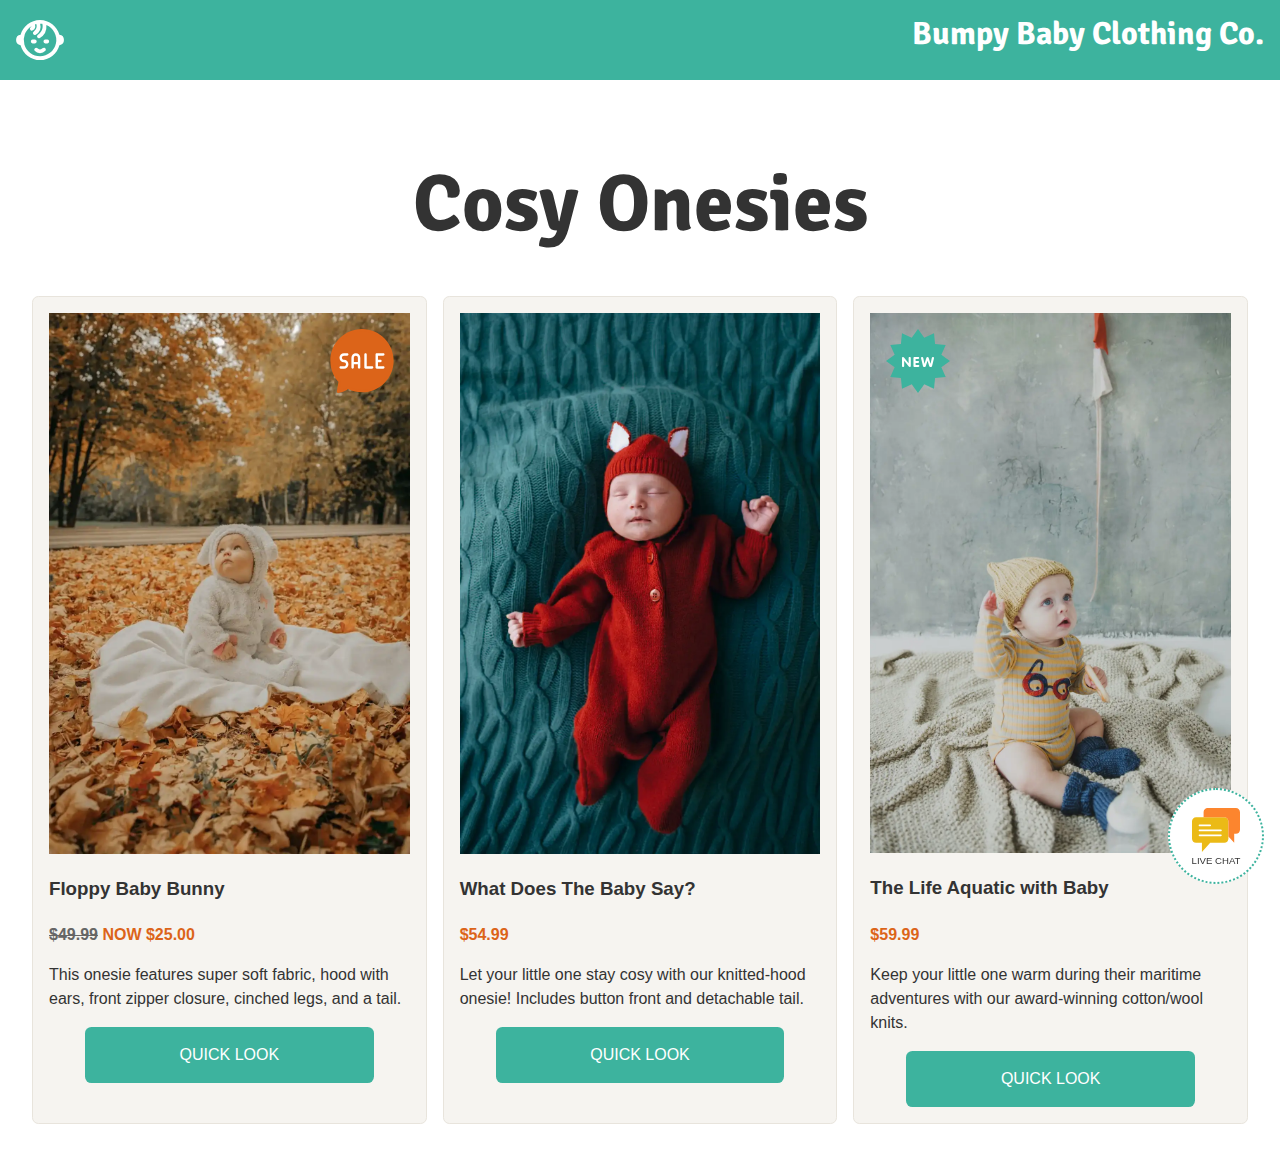
<file: module-2/16 – Sticky & Fixed Positioning/index.html>
<!DOCTYPE html>
<html lang="en">

    <head>
        <!-- Required Meta Tags -->
        <meta charset="UTF-8">
        <meta name="viewport" content="width=device-width, initial-scale=1.0">

        <title>16 - Sticky &amp; Fixed Positioning</title>

        <!-- Google Fonts -->
        <link rel="preconnect" href="https://fonts.googleapis.com">
        <link rel="preconnect" href="https://fonts.gstatic.com" crossorigin>
        <link href="https://fonts.googleapis.com/css2?family=Signika&display=swap" rel="stylesheet">

        <!-- Stylesheets -->
        <link rel="stylesheet" href="css/reset.css">
        <link rel="stylesheet" href="css/styles.css">
    </head>

    <body>
        <header>
            <div class="container">
                <svg viewBox="0 0 299.8 299.8" xml:space="preserve" xmlns="http://www.w3.org/2000/svg">
                    <title>Bumpy Baby Clothing Company Logo</title>
                    <path d="M271.2 117.7C256.9 64.1 208 24.4 149.9 24.4S43 64.1 28.6 117.7a32.5 32.5 0 0 0 0 64.4A126 126 0 0 0 150 275.4c58 0 107-39.6 121.3-93.3a32.5 32.5 0 0 0 0-64.4M150 251.7A101.9 101.9 0 0 1 96.4 63.4a7 7 0 0 1-3.2 5.5A11.8 11.8 0 1 0 105.5 89a30 30 0 0 0 12.8-36l8.5-2.3c6.4 16.6.2 35.9-15.5 45.5a11.8 11.8 0 1 0 12.4 20.2 61 61 0 0 0 27.1-68.3q7 0 13.7 1c6.7 26-4.3 53.8-27.5 68a11.8 11.8 0 1 0 12.3 20.2 86 86 0 0 0 40.4-81.2A101.9 101.9 0 0 1 150 251.7" />
                    <path d="M129.2 159.3c0-6.6-5.3-11.9-11.8-11.9h-13.8a11.9 11.9 0 0 0 0 23.7h13.8c6.5 0 11.8-5.3 11.8-11.8m67-11.9h-13.7a11.9 11.9 0 0 0 0 23.7h13.7a11.9 11.9 0 0 0 0-23.7m-13.9 53.4c-5-4.3-12.5-3.8-16.8 1.2a20.7 20.7 0 0 1-31.2 0 11.9 11.9 0 0 0-17.9 15.5 44.4 44.4 0 0 0 67 0c4.3-5 3.8-12.4-1.1-16.7" />
                </svg>

                <h1>Bumpy Baby Clothing Co.</h1>
            </div>
        </header>
        <main>
            <section class="container">
                <h2>Cosy Onesies</h2>

                <div class="wide-flex">
                    <!-- Card 1 -->
                    <div class="card">
                        <img src="img/bun.webp" alt="A baby wearing a onesie with bunny ears, sitting on a blanket in the leaves.">
                        <img src="img/sale.svg" alt="I'm on sale!" class="sale">
                        <h3>Floppy Baby Bunny</h3>
                        <p class="price"><span>$49.99</span> NOW $25.00</p>
                        <p>This onesie features super soft fabric, hood with ears, front zipper closure, cinched legs, and a tail.</p>
                        <a href=#>Quick Look</a>
                    </div>
                    <!-- Card 2 -->
                    <div class="card">
                        <img src="img/fox.webp" alt="A baby wearing a onesie with a knitted fox ear cap.">
                        <h3>What Does The Baby Say?</h3>
                        <p class="price">$54.99</p>
                        <p>Let your little one stay cosy with our knitted-hood onesie! Includes button front and detachable tail.</p>
                        <a href=#>Quick Look</a>
                    </div>
                    <!-- Card 3 -->
                    <div class="card">
                        <img src="img/wool.webp" alt="A baby in a onesie with matching knitted wool socks and cap.">
                        <img src="img/new.svg" alt="Hello! I'm new." class="new">
                        <h3>The Life Aquatic with Baby</h3>
                        <p class="price">$59.99</p>
                        <p>Keep your little one warm during their maritime adventures with our award-winning cotton/wool knits.</p>
                        <a href=#>Quick Look</a>
                    </div>
                </div>
            </section>

            <div class="chat">
                <img src="img/chat.svg" alt="Need help? Chat live with an agent.">
                <p>Live Chat</p>
            </div>

        </main>
    </body>

</html>
</file>
<file: module-2/16 – Sticky & Fixed Positioning/css/styles.css>
body {
    color: #333;
    font-family: Verdana, Geneva, Tahoma, sans-serif;
}

/* UTILITY CLASSES */

.container {
    margin: auto;
    max-width: 1280px;
}

.wide-flex {
    display: flex;
    flex-flow: column wrap;
    gap: 1rem;
}

/* HEADER */

header {
    background: #3DB39E;
    color: white;
    font-family: 'Signika', sans-serif;
    padding: 1rem;
    /* Vendor prefixes help make experimental
       properties and features compatible with
       browsers where support may be iffy. */
    position: -webkit-sticky;
    position: sticky;
    /* Without a helper property, the sticky
       poisiton won't work. */
    top: 0;
    /* This helps keep the header in front. */
    z-index: 1;
}

header .container {
    display: flex;
    gap: 1rem;
    justify-content: space-between;
}

header svg {
    width: 3rem;
}

header svg path {
    fill: white;
}

/* MAIN LAYOUT */

main {
    padding: 2rem;
}

main section h2 {
    font-family: 'Signika', sans-serif;
    font-size: 5rem;
    margin: 3rem auto;
    text-align: center;
}

.card {
    background-color: #f6f4f0;
    border: 1px solid #e8e4dc;
    border-radius: 0.4rem;
    padding: 1rem;
    /* While this won't move the container, it
       will allow us to absolutely position the
       elements inside of it, relative to where
       this <div> is in the layout. */
    position: relative;
}

h3 {
    line-height: 2;
    margin-top: 1rem;
}

p {
    margin: 1rem 0;
}

.sale, 
.new {
    position: absolute;
    width: 4rem;
}

.sale {
    right: 2rem;
    top: 2rem;
}

.new {
    left: 2rem;
    top: 2rem;
}

.price {
    color: #dc6419;
    font-weight: 600;
}

.price span {
    color: #666;
    text-decoration: line-through;
}

a {
    background-color: #3DB39E;
    border-radius: 0.4rem;
    color: #fff;
    cursor: pointer;
    display: block;
    margin: auto;
    padding: 1rem 2rem;
    text-align: center;
    text-decoration: none;
    text-transform: uppercase;
    width: 80%;
}

a:hover,
a:focus {
    background-color: #349f8c;
    text-decoration: underline;
}

.chat {
    background-color: #fff;
    border-radius: 50%;
    border: 2px dotted #3DB39E;
    cursor: pointer;
    height: 6rem;
    padding: 1rem 1rem;
    width: 6rem;
    /* This will put the chat icon in the 
       lower right-hand corner of the body,
       no matter what the viewport does. */
    position: fixed;
    bottom: 1rem;
    right: 1rem;
}

.chat img {
    margin: auto;
    width: 3rem;
}

.chat p {
    font-size: 0.6rem;
    margin: 0;
    padding: 0;
    text-align: center;
    text-transform: uppercase;
    white-space: nowrap;
}

/* MEDIA QUERIES */

@media screen and (min-width: 1070px) {

    .wide-flex {
        flex-flow: row wrap;
        justify-content: space-between;
    }

    main .wide-flex > div {
        width: calc((100% / 3) - (2rem / 3));
    }
}
</file>
